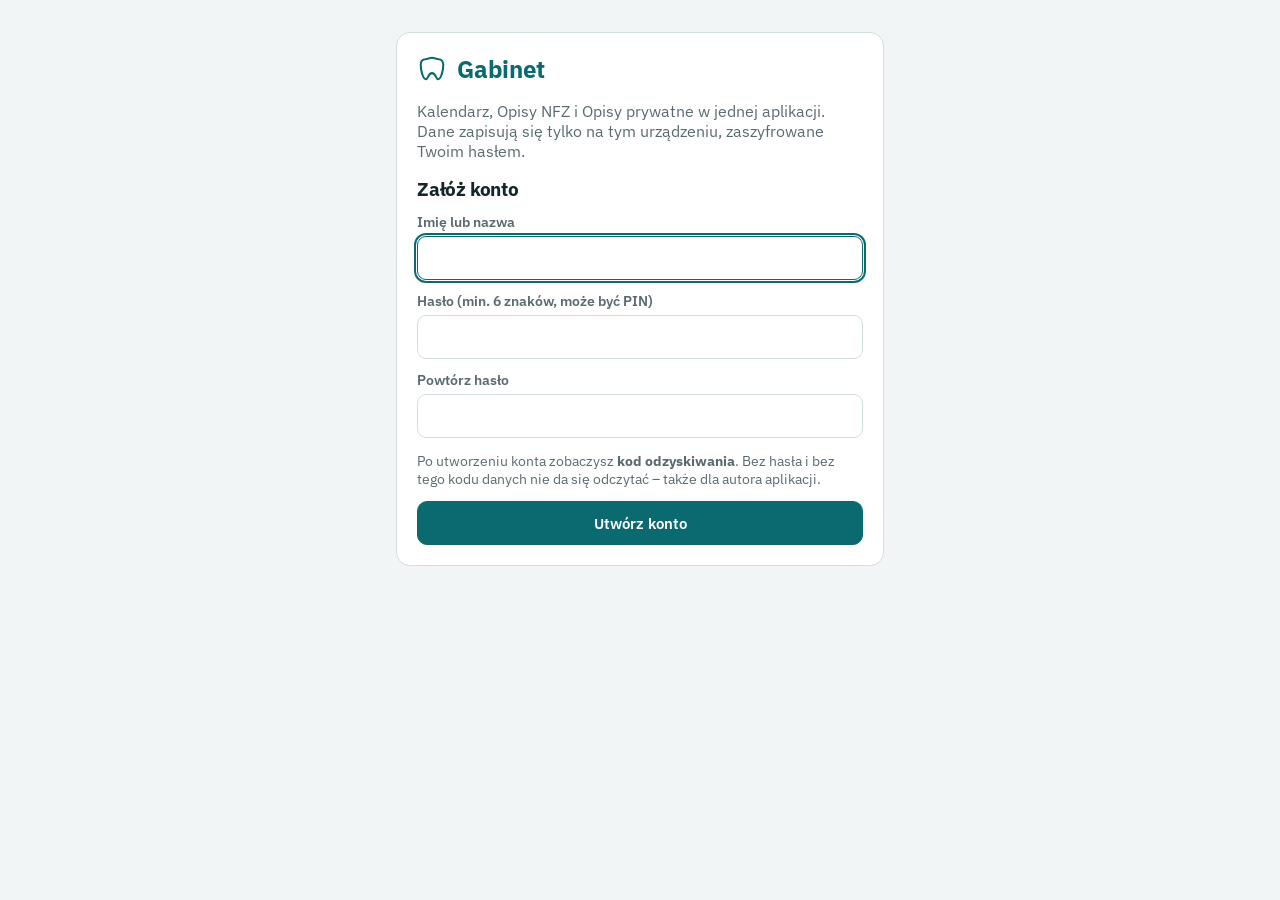
<file: index.html>
<!DOCTYPE html>
<html lang="pl">
<head>
<meta charset="utf-8">
<meta name="viewport" content="width=device-width, initial-scale=1">
<title>Gabinet</title>
<link rel="manifest" href="manifest.webmanifest">
<link rel="icon" href="favicon.svg" type="image/svg+xml">
<link rel="apple-touch-icon" href="apple-touch-icon.png">
<meta name="theme-color" content="#f2f5f5">
<link rel="preconnect" href="https://fonts.googleapis.com">
<link href="https://fonts.googleapis.com/css2?family=IBM+Plex+Mono:wght@400;600&family=IBM+Plex+Sans:wght@400;500;600;700&display=swap" rel="stylesheet">
<link rel="stylesheet" href="wspolne.css?v=1">
</head>
<body class="gp">
<main id="app" aria-live="polite"></main>
<script src="wspolne.js?v=1"></script>
<script>
/* Strona główna: logowanie, nowy użytkownik, kod odzyskiwania, przeniesienie starych danych, trzy moduły, okno Zarobki, konto. */
(function () {
  'use strict';
  const $ = s => document.querySelector(s), app = $('#app'), esc = G.esc;
  const q = new URLSearchParams(location.search), wroc = q.get('wroc'), powod = q.get('p');
  const HREF = { kalendarz: 'kalendarz.html', nfz: 'nfz.html', prywatne: 'prywatne.html' };
  const DOW = ['niedziela', 'poniedziałek', 'wtorek', 'środa', 'czwartek', 'piątek', 'sobota'];
  const MON = ['stycznia', 'lutego', 'marca', 'kwietnia', 'maja', 'czerwca', 'lipca', 'sierpnia', 'września', 'października', 'listopada', 'grudnia'];
  let sel = G.hint(), range = 'month';

  function busy(t) { let b = $('.g-busy'); if (!t) { if (b) b.remove(); return; } if (!b) { b = document.createElement('div'); b.className = 'g-busy'; b.setAttribute('role', 'status'); document.body.appendChild(b); } b.innerHTML = '<div>' + esc(t) + '</div>'; }
  const errBox = e => e ? '<div class="g-err" role="alert">' + esc(e) + '</div>' : '';
  const userBtn = u => '<button type="button" class="g-user" data-u="' + esc(u.id) + '" aria-pressed="' + (sel === u.id) + '"><span class="gbar-av">' + esc(u.name.charAt(0).toUpperCase()) + '</span>' + esc(u.name) + '</button>';
  const head = '<h1 style="display:flex;align-items:center;gap:10px;color:var(--g-accent)"><svg viewBox="0 0 32 32" width="30" height="30" aria-hidden="true"><path d="M16 4c-3 0-4.4 1.6-7 1.6C5.8 5.6 4 8 4 11.6c0 5.6 2.3 15.4 5.6 15.4 2.3 0 2.2-6.6 6.4-6.6s4.1 6.6 6.4 6.6c3.3 0 5.6-9.8 5.6-15.4C28 8 26.2 5.6 23 5.6 20.4 5.6 19 4 16 4z" fill="none" stroke="currentColor" stroke-width="2.2" stroke-linejoin="round"/></svg>Gabinet</h1>';

  /* ---------- logowanie ---------- */
  function showLogin(err) {
    const us = G.users(); if (!us.some(u => u.id === sel)) sel = us[0].id;
    const cur = us.find(u => u.id === sel);
    app.innerHTML = '<div class="g-narrow"><div class="g-card">' + head +
      (powod === 'blokada' ? '<div class="g-warn">Aplikacja została zablokowana. Zaloguj się ponownie – wrócisz do miejsca, w którym skończyłeś.</div>' : '') +
      '<h2>Zaloguj się</h2><div class="g-users" role="group" aria-label="Użytkownik">' + us.map(userBtn).join('') + '</div>' +
      '<form id="f-login" autocomplete="on"><input type="text" name="username" autocomplete="username" value="' + esc(cur.name) + '" hidden>' +
      '<div class="g-field"><label for="pw">Hasło</label><input id="pw" name="password" type="password" class="g-in" autocomplete="current-password" required></div>' + errBox(err) +
      '<button class="g-btn" type="submit" style="width:100%">Zaloguj</button></form>' +
      '<div class="g-row" style="justify-content:space-between;margin-top:8px"><button type="button" class="g-link" data-a="forgot">Nie pamiętam hasła</button><button type="button" class="g-link" data-a="newuser">Dodaj użytkownika</button></div></div>' +
      '<p class="g-small g-muted">Każdy użytkownik ma własne hasło i widzi wyłącznie swoje dane. Dane są zaszyfrowane i zapisane tylko na tym urządzeniu.</p></div>';
    $('#pw').focus();
    $('#f-login').onsubmit = async e => {
      e.preventDefault(); busy('Sprawdzam hasło…');
      try { await G.login(sel, $('#pw').value); busy(); await enter(); } catch (x) { busy(); showLogin(x.message); }
    };
  }

  /* ---------- nowy użytkownik ---------- */
  function showSetup(first, err) {
    app.innerHTML = '<div class="g-narrow"><div class="g-card">' + head +
      (first ? '<p class="g-muted">Kalendarz, Opisy NFZ i Opisy prywatne w jednej aplikacji. Dane zapisują się tylko na tym urządzeniu, zaszyfrowane Twoim hasłem.</p><h2>Załóż konto</h2>' : '<h2>Nowy użytkownik</h2><p class="g-muted g-small">Nowy użytkownik ma osobne, puste dane i własne hasło.</p>') +
      '<form id="f-setup"><div class="g-field"><label for="nm">Imię lub nazwa</label><input id="nm" class="g-in" autocomplete="username" maxlength="40" required></div>' +
      '<div class="g-field"><label for="p1">Hasło (min. 6 znaków, może być PIN)</label><input id="p1" type="password" class="g-in" autocomplete="new-password" minlength="6" required></div>' +
      '<div class="g-field"><label for="p2">Powtórz hasło</label><input id="p2" type="password" class="g-in" autocomplete="new-password" minlength="6" required></div>' + errBox(err) +
      '<p class="g-small g-muted">Po utworzeniu konta zobaczysz <b>kod odzyskiwania</b>. Bez hasła i bez tego kodu danych nie da się odczytać – także dla autora aplikacji.</p>' +
      '<button class="g-btn" type="submit" style="width:100%">Utwórz konto</button></form>' +
      (first ? '' : '<button type="button" class="g-link" data-a="login">Wróć do logowania</button>') + '</div></div>';
    $('#nm').focus();
    $('#f-setup').onsubmit = async e => {
      e.preventDefault();
      if ($('#p1').value !== $('#p2').value) { showSetup(first, 'Hasła różnią się.'); return; }
      busy('Tworzę konto i klucz szyfrowania…');
      try { const r = await G.createUser($('#nm').value, $('#p1').value); sel = r.user.id; busy(); G.user = r.user; G.key = (await G.session()).key; showCode(r.code, first); }
      catch (x) { busy(); showSetup(first, x.message); }
    };
  }
  function showCode(code, first, again) {
    app.innerHTML = '<div class="g-narrow"><div class="g-card"><h2>Kod odzyskiwania</h2>' +
      '<p>Zapisz ten kod poza tym urządzeniem (np. na kartce w bezpiecznym miejscu). Pozwoli ustawić nowe hasło, gdy zapomnisz obecnego.</p>' +
      '<div class="g-code" id="code">' + esc(code) + '</div><div class="g-row" style="margin:10px 0"><button type="button" class="g-btn ghost sm" id="cp">Kopiuj</button><button type="button" class="g-btn ghost sm" id="pr">Drukuj</button></div>' +
      '<label class="g-row" style="gap:8px;margin:12px 0"><input type="checkbox" id="ok" style="width:20px;height:20px"> Zapisałem kod w bezpiecznym miejscu</label>' +
      '<button class="g-btn" id="dalej" disabled style="width:100%">Dalej</button></div></div>';
    $('#cp').onclick = async () => { try { await navigator.clipboard.writeText(code); $('#cp').textContent = 'Skopiowano'; } catch (e) { $('#cp').textContent = 'Zaznacz kod i skopiuj'; } };
    $('#pr').onclick = () => window.print();
    $('#ok').onchange = () => { $('#dalej').disabled = !$('#ok').checked; };
    $('#dalej').onclick = async () => { if (again) { renderDash(); return; } if (first) await migrateStep(); else await enter(); };
  }
  async function migrateStep() {
    const d = await G.legacy.detect();
    if (!d.any) { await enter(); return; }
    busy('Przenoszę i szyfruję dotychczasowe dane…');
    let r; try { r = await G.legacy.migrate(); } catch (e) { r = { errors: [e.message] }; }
    busy();
    const li = [], pl = (n, a, b, c) => n + ' ' + (n === 1 ? a : (n % 10 >= 2 && n % 10 <= 4 && (n % 100 < 12 || n % 100 > 14)) ? b : c);
    if (r.nfz || r.nfzLS) li.push('Opisy NFZ: ' + pl((r.nfz || 0) + (r.nfzLS || 0), 'wpis', 'wpisy', 'wpisów'));
    if (r.nfzV9) li.push('Opisy NFZ (starsza wersja): ' + pl(r.nfzV9, 'wpis', 'wpisy', 'wpisów') + ' – przeniosą się przy pierwszym otwarciu modułu');
    if (r.grafik) li.push('Kalendarz: ' + (d.grafik ? pl(d.grafik.shifts, 'dyżur', 'dyżury', 'dyżurów') + ', ' + pl(d.grafik.clinics, 'gabinet', 'gabinety', 'gabinetów') : 'przeniesiony'));
    app.innerHTML = '<div class="g-narrow"><div class="g-card"><h2>Dotychczasowe dane</h2>' +
      (li.length ? '<p class="g-ok">Przeniesione do Twojego konta i zaszyfrowane:</p><ul>' + li.map(x => '<li>' + esc(x) + '</li>').join('') + '</ul><p class="g-small g-muted">Jawne kopie zostały usunięte dopiero po sprawdzeniu, że zaszyfrowane dane dają się odczytać.</p>' : '') +
      (r.errors && r.errors.length ? '<div class="g-err">Nie wszystko udało się przenieść: ' + esc(r.errors.join('; ')) + '. Dane, których nie przeniesiono, zostały na miejscu.</div>' : '') +
      '<button class="g-btn" id="dalej" style="width:100%">Przejdź do aplikacji</button></div></div>';
    $('#dalej').onclick = () => enter();
  }
  function showForgot(err) {
    const us = G.users();
    app.innerHTML = '<div class="g-narrow"><div class="g-card"><h2>Nowe hasło z kodem odzyskiwania</h2><div class="g-users" role="group" aria-label="Użytkownik">' + us.map(userBtn).join('') + '</div>' +
      '<form id="f-rec"><div class="g-field"><label for="rc">Kod odzyskiwania</label><input id="rc" class="g-in" autocomplete="off" autocapitalize="characters" spellcheck="false" required></div>' +
      '<div class="g-field"><label for="p1">Nowe hasło</label><input id="p1" type="password" class="g-in" autocomplete="new-password" minlength="6" required></div>' +
      '<div class="g-field"><label for="p2">Powtórz nowe hasło</label><input id="p2" type="password" class="g-in" autocomplete="new-password" minlength="6" required></div>' + errBox(err) +
      '<button class="g-btn" type="submit" style="width:100%">Ustaw hasło i zaloguj</button></form><button type="button" class="g-link" data-a="login">Wróć do logowania</button></div></div>';
    $('#f-rec').onsubmit = async e => {
      e.preventDefault(); if ($('#p1').value !== $('#p2').value) { showForgot('Hasła różnią się.'); return; }
      busy('Sprawdzam kod…'); try { await G.recover(sel, $('#rc').value, $('#p1').value); busy(); await enter(); } catch (x) { busy(); showForgot(x.message); }
    };
  }
  app.addEventListener('click', e => {
    const u = e.target.closest('[data-u]'); if (u) { sel = u.dataset.u; app.querySelectorAll('[data-u]').forEach(b => b.setAttribute('aria-pressed', String(b.dataset.u === sel))); const h = app.querySelector('input[name=username]'); if (h) h.value = (G.users().find(x => x.id === sel) || {}).name || ''; const pw = $('#pw'); if (pw) pw.focus(); return; }
    const a = e.target.closest('[data-a]'); if (!a) return;
    if (a.dataset.a === 'forgot') showForgot();
    if (a.dataset.a === 'newuser') showSetup(false);
    if (a.dataset.a === 'login') showLogin();
  });

  /* ---------- po zalogowaniu ---------- */
  async function enter() {
    if (wroc && HREF[wroc]) { location.replace(HREF[wroc]); return; }
    if (powod) history.replaceState(null, '', 'index.html' + location.hash);
    await G.ready('start');
    renderDash();
  }
  const iso = d => d.getFullYear() + '-' + String(d.getMonth() + 1).padStart(2, '0') + '-' + String(d.getDate()).padStart(2, '0');
  function rangeOf(r) {
    const t = new Date(), y = t.getFullYear(), m = t.getMonth();
    if (r === 'today') return [iso(t), iso(t)];
    if (r === 'week') { const dw = (t.getDay() + 6) % 7, a = new Date(y, m, t.getDate() - dw), b = new Date(y, m, t.getDate() - dw + 6); return [iso(a), iso(b)]; }
    if (r === 'prev') return [iso(new Date(y, m - 1, 1)), iso(new Date(y, m, 0))];
    if (r === 'year') return [y + '-01-01', y + '-12-31'];
    return [iso(new Date(y, m, 1)), iso(new Date(y, m + 1, 0))];
  }
  function sumRange(map, a, b) {   // map: data → gabinet → liczby (grosze); wynik: gabinet → suma
    const out = {}; if (!map) return out;
    Object.keys(map).forEach(d => { if (d < a || d > b) return; const g = map[d] || {}; Object.keys(g).forEach(c => { const o = out[c] || (out[c] = {}); Object.keys(g[c]).forEach(k => { o[k] = (o[k] || 0) + (+g[c][k] || 0); }); }); });
    return out;
  }
  function nfzBasis() { try { const c = JSON.parse(localStorage.getItem('opisyNFZ@' + G.user.id + '.cfg') || '{}'); return c.basis === 'share' ? 'share' : 'full'; } catch (e) { return 'full'; } }
  const tShort = t => { if (!t) return ''; const h = +t.slice(0, 2), m = t.slice(3, 5); return m === '00' ? String(h) : h + ':' + m; };

  async function renderDash() {
    const now = new Date(), today = iso(now);
    const [nfz, pryw, kal, cls, gr] = await Promise.all([G.sums.get('nfz'), G.sums.get('pryw'), G.sums.get('kal'), G.clinics(true), G.grafik(true)]);
    const cname = id => { const c = cls.find(x => x.id === id); return c ? c.name : 'bez gabinetu'; };
    // kafelki
    let kalTxt = 'Ustaw gabinety i dni pracy – dyżury wpiszą się same.';
    if (gr && gr.settings) {
      const shifts = d => { const m = gr['m' + d.slice(0, 7)]; return m && Array.isArray(m.shifts) ? m.shifts.filter(s => s.date === d && s.status !== 'cancelled').sort((a, b) => String(a.start).localeCompare(String(b.start))) : []; };
      const td = shifts(today);
      if (td.length) kalTxt = 'Dziś: ' + td.map(s => esc((cls.find(c => c.id === s.clinicId) || {}).short || cname(s.clinicId)) + ' ' + tShort(s.start) + '–' + tShort(s.end)).join(', ');
      else { let nx = null; for (let i = 1; i <= 60 && !nx; i++) { const d = iso(new Date(now.getFullYear(), now.getMonth(), now.getDate() + i)); const s = shifts(d); if (s.length) nx = [d, s[0]]; }
        kalTxt = 'Dziś bez dyżuru' + (nx ? ' · najbliższy: ' + DOW[new Date(nx[0] + 'T12:00').getDay()].slice(0, 3) + '. ' + nx[0].slice(8) + '.' + nx[0].slice(5, 7) + ', ' + esc((cls.find(c => c.id === nx[1].clinicId) || {}).short || '') + ' ' + tShort(nx[1].start) + '–' + tShort(nx[1].end) : ''); }
    }
    const basis = nfzBasis();
    const dayN = sumRange(nfz, today, today), dayP = sumRange(pryw, today, today);
    const tot = (o, f) => Object.values(o).reduce((s, x) => s + f(x), 0);
    const nfzEarn = x => (basis === 'share' ? (x.sh || 0) : (x.pc || 0)) + (x.rv || 0) + (x.ex || 0);
    const nN = tot(dayN, x => x.n || 0), nZ = tot(dayN, nfzEarn), pN = tot(dayP, x => x.n || 0), pZ = tot(dayP, x => x.pay || 0);
    const vis = n => n + ' ' + (n === 1 ? 'wizyta' : (n % 10 >= 2 && n % 10 <= 4 && (n % 100 < 12 || n % 100 > 14)) ? 'wizyty' : 'wizyt');
    const icon = p => '<span class="ti"><svg viewBox="0 0 24 24" width="24" height="24" fill="none" stroke="currentColor" stroke-width="2" stroke-linecap="round" stroke-linejoin="round" aria-hidden="true">' + p + '</svg></span>';
    const tile = (href, ic, name, txt) => '<a class="g-tile" href="' + href + '">' + icon(ic) + '<b>' + name + '</b><span class="ts">' + txt + '</span><span class="tn">Otwórz →</span></a>';
    const [a, b] = rangeOf(range);
    const zN = sumRange(nfz, a, b), zP = sumRange(pryw, a, b), zK = sumRange(kal, a, b);
    const ids = [...new Set([...cls.map(c => c.id), ...Object.keys(zN), ...Object.keys(zP), ...Object.keys(zK)])]
      .filter(id => cls.some(c => c.id === id && c.active) || zN[id] || zP[id] || zK[id]);
    ids.sort((x, y) => (x === '' ? 1 : 0) - (y === '' ? 1 : 0));
    const rows = ids.map(id => { const n = zN[id] || {}, p = zP[id] || {}, k = zK[id] || {}; const e1 = nfzEarn(n), e2 = p.pay || 0;
      const c = cls.find(x => x.id === id);
      return { name: (c ? '<span class="g-dot" style="background:var(--c' + (c.color || 1) + ',#888)"></span>' + esc(c.name) : 'Bez gabinetu'), nv: n.n || 0, e1, pv: p.n || 0, e2, sum: e1 + e2, k: k.inc || 0 }; });
    const T = rows.reduce((s, r) => ({ nv: s.nv + r.nv, e1: s.e1 + r.e1, pv: s.pv + r.pv, e2: s.e2 + r.e2, sum: s.sum + r.sum, k: s.k + r.k }), { nv: 0, e1: 0, pv: 0, e2: 0, sum: 0, k: 0 });
    const z = c => c ? G.zl(c) : '—';
    const RN = { today: 'Dziś', week: 'Ten tydzień', month: 'Ten miesiąc', prev: 'Poprzedni miesiąc', year: 'Ten rok' };
    const lm = G.prefs().lockMin;
    app.innerHTML = '<div class="g-wrap"><p class="g-muted" style="margin:4px 0 2px">' + DOW[now.getDay()] + ', ' + now.getDate() + ' ' + MON[now.getMonth()] + ' ' + now.getFullYear() + '</p>' +
      '<h1 style="margin:0 0 14px;font-size:26px">Dzień dobry, ' + esc(G.user.name) + '</h1>' +
      '<nav class="g-tiles" aria-label="Moduły">' +
      tile('kalendarz.html', '<rect x="3" y="4" width="18" height="18" rx="2"/><path d="M16 2v4M8 2v4M3 10h18"/>', 'Kalendarz', kalTxt) +
      tile('nfz.html', '<path d="M14 2H6a2 2 0 0 0-2 2v16a2 2 0 0 0 2 2h12a2 2 0 0 0 2-2V8z"/><path d="M14 2v6h6M8 13h8M8 17h5"/>', 'Opisy NFZ', nN ? 'Dziś: ' + vis(nN) + ' · ' + G.zl(nZ) : 'Dziś brak zapisanych wizyt') +
      tile('prywatne.html', '<path d="M14 2H6a2 2 0 0 0-2 2v16a2 2 0 0 0 2 2h12a2 2 0 0 0 2-2V8z"/><path d="M14 2v6h6M12 11v6M9 14h6"/>', 'Opisy prywatne', pN ? 'Dziś: ' + vis(pN) + ' · ' + G.zl(pZ) : 'Dziś brak zapisanych wizyt') +
      '</nav>' +
      '<section class="g-card" id="zarobki" aria-labelledby="zh"><div class="g-row" style="justify-content:space-between;margin-bottom:10px"><h2 id="zh" style="margin:0">Zarobki – wszystkie gabinety</h2><div class="g-seg" role="group" aria-label="Okres">' +
      Object.keys(RN).map(k => '<button type="button" data-r="' + k + '" class="' + (k === range ? 'on' : '') + '" aria-pressed="' + (k === range) + '">' + RN[k] + '</button>').join('') + '</div></div>' +
      '<p class="g-small g-muted" style="margin:0 0 8px">' + a.split('-').reverse().join('.') + ' – ' + b.split('-').reverse().join('.') + '</p>' +
      (rows.length ? '<div class="g-tblw"><table class="g-tbl"><thead><tr><th>Gabinet</th><th>Wizyty NFZ</th><th>Zarobek NFZ</th><th>Wizyty prywatne</th><th>Zarobek prywatny</th><th>Razem z wizyt</th><th>Dyżury wg Kalendarza</th></tr></thead><tbody>' +
        rows.map(r => '<tr><td>' + r.name + '</td><td>' + (r.nv || '—') + '</td><td>' + z(r.e1) + '</td><td>' + (r.pv || '—') + '</td><td>' + z(r.e2) + '</td><td><b>' + z(r.sum) + '</b></td><td>' + z(r.k) + '</td></tr>').join('') +
        '</tbody><tfoot><tr><td>Razem</td><td>' + (T.nv || '—') + '</td><td>' + z(T.e1) + '</td><td>' + (T.pv || '—') + '</td><td>' + z(T.e2) + '</td><td>' + z(T.sum) + '</td><td>' + z(T.k) + '</td></tr></tfoot></table></div>' : '<p class="g-muted">Brak zapisanych wizyt i dyżurów w tym okresie.</p>') +
      '<p class="g-small g-muted" style="margin:10px 0 0">Zarobek NFZ: ' + (basis === 'share' ? 'udział lekarza w wartości punktów' : 'pełna wartość punktów') + ' + przeglądy + kwoty dodatkowe (jak w Statystykach Opisów NFZ). Zarobek prywatny: wynagrodzenie lekarza z cennika. „Dyżury wg Kalendarza” to przychód z rozliczeń gabinetów – pokazany do porównania i <b>nie</b> doliczany do „Razem”, bo dotyczy tych samych wizyt.</p></section>' +
      '<section class="g-card" id="konto" aria-labelledby="kh"><h2 id="kh">Konto i bezpieczeństwo</h2>' +
      '<p class="g-small g-muted">Dane konta „' + esc(G.user.name) + '” są zaszyfrowane (AES-GCM 256) kluczem dostępnym tylko po podaniu hasła lub kodu odzyskiwania i zapisane wyłącznie na tym urządzeniu.</p>' +
      '<div class="g-field" style="max-width:320px"><label for="lk">Blokada po bezczynności</label><select id="lk" class="g-in">' + [5, 10, 15, 30, 60].map(m => '<option value="' + m + '"' + (m === lm ? ' selected' : '') + '>po ' + m + ' min</option>').join('') + '</select></div>' +
      '<details style="margin:12px 0"><summary style="cursor:pointer;font-weight:600">Zmień hasło</summary><form id="f-pw" style="max-width:360px"><div class="g-field"><label for="o1">Obecne hasło</label><input id="o1" type="password" class="g-in" autocomplete="current-password" required></div><div class="g-field"><label for="n1">Nowe hasło</label><input id="n1" type="password" class="g-in" autocomplete="new-password" minlength="6" required></div><div class="g-field"><label for="n2">Powtórz nowe hasło</label><input id="n2" type="password" class="g-in" autocomplete="new-password" minlength="6" required></div><div id="pw-msg"></div><button class="g-btn sm" type="submit">Zmień hasło</button></form></details>' +
      '<details style="margin:12px 0"><summary style="cursor:pointer;font-weight:600">Nowy kod odzyskiwania</summary><form id="f-rc" style="max-width:360px"><p class="g-small g-muted">Poprzedni kod przestanie działać.</p><div class="g-field"><label for="o2">Hasło</label><input id="o2" type="password" class="g-in" autocomplete="current-password" required></div><div id="rc-msg"></div><button class="g-btn sm" type="submit">Utwórz nowy kod</button></form></details>' +
      '<details style="margin:12px 0"><summary style="cursor:pointer;font-weight:600">Kopia całości (wszystkie moduły, zaszyfrowana)</summary><div style="max-width:420px"><p class="g-small g-muted">Jeden plik z Kalendarzem, Opisami NFZ i Opisami prywatnymi (wizyty, opisy, cenniki, szablony, zestawy, ustawienia), zaszyfrowany hasłem konta z chwili tworzenia kopii. Przechowuj go jak dokumentację; bez hasła nie da się go odczytać. Wczytanie niczego nie kasuje: dodaje brakujące wpisy, istniejące zastępuje tylko nowszą wersją.</p>' +
        '<form id="f-bk"><div class="g-field"><label for="o4">Hasło konta</label><input id="o4" type="password" class="g-in" autocomplete="current-password" required></div><div id="bk-msg"></div><button class="g-btn sm" type="submit">Pobierz kopię całości</button></form>' +
        '<form id="f-bi" style="margin-top:14px"><div class="g-field"><label for="bkf">Plik kopii (.json)</label><input id="bkf" type="file" accept=".json,application/json" class="g-in" required></div><div class="g-field"><label for="o5">Hasło użyte przy tworzeniu kopii</label><input id="o5" type="password" class="g-in" autocomplete="off" required></div><div id="bi-msg"></div><button class="g-btn sm ghost" type="submit">Wczytaj kopię całości</button></form></div></details>' +
      '<details style="margin:12px 0"><summary style="cursor:pointer;font-weight:600;color:var(--g-err)">Usuń konto i wszystkie jego dane</summary><form id="f-del" style="max-width:360px"><p class="g-small">Usuwa z tego urządzenia wszystkie dane użytkownika „' + esc(G.user.name) + '” we wszystkich modułach. Nie da się tego cofnąć.</p><div class="g-field"><label for="o3">Hasło</label><input id="o3" type="password" class="g-in" autocomplete="current-password" required></div><div id="del-msg"></div><button class="g-btn sm danger" type="submit">Usuń konto</button></form></details>' +
      '<hr class="g-sep"><div class="g-row"><button type="button" class="g-btn ghost sm" id="b-lock">Zablokuj</button><button type="button" class="g-btn ghost sm" id="b-sw">Zmień użytkownika</button></div></section></div>';
    app.querySelectorAll('[data-r]').forEach(b => b.onclick = () => { range = b.dataset.r; renderDash(); });
    $('#lk').onchange = () => G.setPrefs({ lockMin: +$('#lk').value });
    $('#b-lock').onclick = () => G.lock('reczna');
    $('#b-sw').onclick = () => G.switchUser();
    $('#f-pw').onsubmit = async e => { e.preventDefault(); const m = $('#pw-msg');
      if ($('#n1').value !== $('#n2').value) { m.innerHTML = errBox('Nowe hasła różnią się.'); return; }
      busy('Zmieniam hasło…'); try { await G.changePassword($('#o1').value, $('#n1').value); busy(); m.innerHTML = '<p class="g-ok">Hasło zmienione.</p>'; e.target.reset(); } catch (x) { busy(); m.innerHTML = errBox(x.message); } };
    $('#f-rc').onsubmit = async e => { e.preventDefault(); busy('Tworzę kod…'); try { const c = await G.newRecoveryCode($('#o2').value); busy(); showCode(c, false, true); } catch (x) { busy(); $('#rc-msg').innerHTML = errBox(x.message); } };
    $('#f-bk').onsubmit = async e => { e.preventDefault(); const m = $('#bk-msg'); busy('Szyfruję kopię…');
      try { const r = await G.backup.export($('#o4').value); busy(); const a = document.createElement('a'); a.href = URL.createObjectURL(r.blob); a.download = r.name; document.body.appendChild(a); a.click(); setTimeout(() => { URL.revokeObjectURL(a.href); a.remove(); }, 1000);
        m.innerHTML = '<p class="g-ok">Pobrano ' + esc(r.name) + ' – Opisy prywatne: ' + r.n.wizyty + ', Opisy NFZ: ' + r.n.nfz + ' wpisów, Kalendarz i ustawienia.</p>'; e.target.reset(); } catch (x) { busy(); m.innerHTML = errBox(x.message); } };
    $('#f-bi').onsubmit = async e => { e.preventDefault(); const m = $('#bi-msg'), f = $('#bkf').files[0]; if (!f) return; busy('Odszyfrowuję i scalam…');
      try { const r = await G.backup.import(await f.text(), $('#o5').value); busy();
        m.innerHTML = '<p class="g-ok">Wczytano: Opisy prywatne ' + r.wizyty + ', Opisy NFZ ' + r.nfz + ' wpisów, ustawienia/szablony/Kalendarz ' + r.kv + '.' + (r.pominiete.length ? ' Pominięto (już są na tym koncie): ' + esc(r.pominiete.join(', ')) + '.' : '') + ' Sumy odświeżą się po otwarciu modułów.</p>'; e.target.reset(); } catch (x) { busy(); m.innerHTML = errBox(x.message); } };
    $('#f-del').onsubmit = async e => { e.preventDefault(); busy('Usuwam dane…'); try { await G.deleteUser($('#o3').value); busy(); location.replace('index.html'); } catch (x) { busy(); $('#del-msg').innerHTML = errBox(x.message); } };
    if (location.hash === '#konto') { const k = $('#konto'); if (k) k.scrollIntoView(); }
  }

  /* ---------- start ---------- */
  (async () => {
    let lsOk = true; try { localStorage.setItem('gabinet.test', '1'); localStorage.removeItem('gabinet.test'); } catch (e) { lsOk = false; }
    if (!window.crypto || !crypto.subtle || typeof indexedDB === 'undefined' || !indexedDB || !lsOk) { app.innerHTML = '<div class="g-narrow"><div class="g-card">' + head + '<div class="g-err">Ta przeglądarka nie pozwala bezpiecznie zapisywać danych (brak szyfrowania lub bazy danych). Otwórz aplikację w aktualnej przeglądarce, w zwykłym (nie prywatnym) oknie, pod adresem https.</div></div></div>'; return; }
    const s = await G.session().catch(() => null);
    if (s) { await enter(); return; }
    if (!G.users().length) showSetup(true); else showLogin();
  })();
})();
</script>
</body>
</html>
</file>
<file: wspolne.css>
/* Gabinet – wspólny wygląd: pasek modułów, jedna czcionka we wszystkich modułach, elementy strony głównej i logowania. */
:root{
  --font-body:"IBM Plex Sans","Segoe UI",system-ui,-apple-system,sans-serif;
  --font-display:"IBM Plex Sans","Segoe UI",system-ui,-apple-system,sans-serif;
  --font-mono:"IBM Plex Mono",ui-monospace,Consolas,monospace;
  --g-bg:#f2f5f5; --g-surface:#ffffff; --g-ink:#15262a; --g-muted:#5a6b70; --g-line:#d3dddf;
  --g-accent:#0b6a70; --g-accent-soft:#dbeeed; --g-accent-ink:#ffffff; --g-err:#b3261e; --g-err-soft:#fde7e5; --g-warn:#8a5300; --g-warn-soft:#fff3dc; --g-ok:#2e7d4f;
}
@media (prefers-color-scheme: dark){:root{
  --g-bg:#0e1618; --g-surface:#162124; --g-ink:#e2ebeb; --g-muted:#93a6a9; --g-line:#2a3b3e;
  --g-accent:#4db6b2; --g-accent-soft:#15393a; --g-accent-ink:#06191a; --g-err:#ff8a80; --g-err-soft:#3b1e1d; --g-warn:#f2b35c; --g-warn-soft:#33270f; --g-ok:#6fcf97;
}}

/* ---------- pasek modułów ---------- */
.gbar{background:var(--g-surface);border-bottom:1px solid var(--g-line);font-family:var(--font-body);color:var(--g-ink);position:relative;z-index:60}
.gbar-in{max-width:1180px;margin:0 auto;display:flex;align-items:center;gap:10px;padding:6px 16px;min-height:48px}
.gbar a{color:inherit;text-decoration:none}
.gbar-home{display:flex;align-items:center;gap:7px;font-weight:700;font-size:16px;padding:6px 8px;border-radius:8px;color:var(--g-accent) !important}
.gbar-home.on{background:var(--g-accent-soft)}
.gbar-nav{display:flex;gap:4px;flex:1;min-width:0;overflow-x:auto;scrollbar-width:none}
.gbar-nav::-webkit-scrollbar{display:none}
.gbar-nav a{white-space:nowrap;padding:8px 12px;border-radius:999px;font-size:14.5px;font-weight:500;color:var(--g-muted)}
.gbar-nav a:hover{background:var(--g-bg);color:var(--g-ink)}
.gbar-nav a.on{background:var(--g-accent);color:var(--g-accent-ink);font-weight:600}
.gbar-user{position:relative}
.gbar-ubtn{display:flex;align-items:center;gap:7px;border:1px solid var(--g-line);background:var(--g-surface);color:var(--g-ink);border-radius:999px;padding:4px 10px 4px 4px;font:inherit;font-size:14px;cursor:pointer;min-height:36px}
.gbar-av{width:28px;height:28px;border-radius:50%;background:var(--g-accent-soft);color:var(--g-accent);display:grid;place-items:center;font-weight:700}
.gbar-menu{position:absolute;right:0;top:calc(100% + 6px);background:var(--g-surface);border:1px solid var(--g-line);border-radius:10px;box-shadow:0 10px 30px rgba(0,0,0,.14);min-width:230px;padding:6px;display:grid;z-index:70}
.gbar-menu[hidden]{display:none}
.gbar-menu a,.gbar-menu button{display:block;text-align:left;border:0;background:none;color:var(--g-ink);font:inherit;font-size:14.5px;padding:10px 12px;border-radius:7px;cursor:pointer}
.gbar-menu a:hover,.gbar-menu button:hover{background:var(--g-bg)}
@media (max-width:640px){.gbar-home span,.gbar-un{display:none}.gbar-in{padding:6px 10px;gap:6px}.gbar-nav a{padding:8px 10px;font-size:14px}.gbar-ubtn{padding:3px}}
@media print{.gbar{display:none}}

/* ---------- strona główna i logowanie ---------- */
.gp{font-family:var(--font-body);background:var(--g-bg);color:var(--g-ink);margin:0;min-height:100vh;-webkit-text-size-adjust:100%}
.gp *{box-sizing:border-box}
.g-wrap{max-width:1180px;margin:0 auto;padding:20px 16px 48px}
.g-narrow{max-width:520px;margin:0 auto;padding:32px 16px 48px}
.g-card{background:var(--g-surface);border:1px solid var(--g-line);border-radius:14px;padding:20px;margin-bottom:16px}
.g-card h1,.g-card h2,.g-card h3{margin:0 0 10px;letter-spacing:-.01em}
.g-card h1{font-size:24px}.g-card h2{font-size:19px}.g-card h3{font-size:16px}
.g-muted{color:var(--g-muted)}.g-small{font-size:13.5px}
.g-field{display:grid;gap:5px;margin:12px 0}
.g-field label{font-size:13.5px;font-weight:600;color:var(--g-muted)}
.g-in{font:inherit;font-size:16px;padding:11px 12px;border:1px solid var(--g-line);border-radius:9px;background:var(--g-surface);color:var(--g-ink);width:100%;min-height:44px}
.g-in:focus{outline:2px solid var(--g-accent);outline-offset:1px;border-color:var(--g-accent)}
.g-btn{font:inherit;font-size:15px;font-weight:600;border:1px solid var(--g-accent);background:var(--g-accent);color:var(--g-accent-ink);border-radius:10px;padding:11px 18px;cursor:pointer;min-height:44px;display:inline-flex;align-items:center;justify-content:center;gap:8px;text-decoration:none}
.g-btn.ghost{background:var(--g-surface);color:var(--g-accent)}
.g-btn.danger{background:var(--g-surface);color:var(--g-err);border-color:var(--g-err)}
.g-btn.sm{font-size:13.5px;padding:7px 12px;min-height:34px;border-radius:8px}
.g-btn:disabled{opacity:.5;cursor:not-allowed}
.g-link{background:none;border:0;color:var(--g-accent);font:inherit;font-size:14.5px;cursor:pointer;padding:6px 0;text-decoration:underline;text-underline-offset:3px}
.g-row{display:flex;gap:10px;flex-wrap:wrap;align-items:center}
.g-err{background:var(--g-err-soft);color:var(--g-err);border-radius:9px;padding:10px 12px;font-size:14.5px;margin:10px 0}
.g-warn{background:var(--g-warn-soft);color:var(--g-warn);border-radius:9px;padding:10px 12px;font-size:14.5px;margin:10px 0}
.g-ok{color:var(--g-ok);font-weight:600}
.g-users{display:grid;gap:8px;margin:8px 0 4px}
.g-user{display:flex;align-items:center;gap:10px;border:1px solid var(--g-line);background:var(--g-surface);border-radius:11px;padding:10px 12px;font:inherit;font-size:16px;cursor:pointer;color:var(--g-ink);text-align:left;min-height:52px}
.g-user[aria-pressed="true"]{border-color:var(--g-accent);box-shadow:0 0 0 2px var(--g-accent-soft)}
.g-user .gbar-av{width:34px;height:34px}
.g-code{font-family:var(--font-mono);font-size:21px;letter-spacing:.06em;background:var(--g-bg);border:1px dashed var(--g-line);border-radius:10px;padding:14px;text-align:center;user-select:all;word-break:break-all}
.g-tiles{display:grid;grid-template-columns:repeat(3,minmax(0,1fr));gap:16px;margin:8px 0 20px}
.g-tile{display:flex;flex-direction:column;gap:10px;min-height:190px;padding:22px;border-radius:16px;background:var(--g-surface);border:1px solid var(--g-line);text-decoration:none;color:var(--g-ink);transition:border-color .15s, box-shadow .15s}
.g-tile:hover,.g-tile:focus-visible{border-color:var(--g-accent);box-shadow:0 6px 24px rgba(11,106,112,.12)}
.g-tile .ti{width:46px;height:46px;border-radius:12px;background:var(--g-accent-soft);color:var(--g-accent);display:grid;place-items:center}
.g-tile b{font-size:22px;letter-spacing:-.01em}
.g-tile .ts{color:var(--g-muted);font-size:14.5px;line-height:1.45}
.g-tile .tn{margin-top:auto;font-size:14.5px;font-weight:600;color:var(--g-accent)}
@media (max-width:820px){.g-tiles{grid-template-columns:1fr}.g-tile{min-height:0}}
.g-seg{display:inline-flex;flex-wrap:wrap;gap:6px}
.g-seg button{font:inherit;font-size:14px;border:1px solid var(--g-line);background:var(--g-surface);color:var(--g-ink);border-radius:999px;padding:7px 13px;cursor:pointer;min-height:34px}
.g-seg button.on{background:var(--g-accent);border-color:var(--g-accent);color:var(--g-accent-ink);font-weight:600}
.g-tbl{width:100%;border-collapse:collapse;font-size:14.5px;font-variant-numeric:tabular-nums}
.g-tbl th,.g-tbl td{padding:9px 8px;border-bottom:1px solid var(--g-line);text-align:right;white-space:nowrap}
.g-tbl th:first-child,.g-tbl td:first-child{text-align:left;white-space:normal}
.g-tbl th{font-size:12.5px;color:var(--g-muted);font-weight:600}
.g-tbl tfoot td{font-weight:700;border-top:2px solid var(--g-ink);border-bottom:0}
.g-tblw{overflow-x:auto}
.g-dot{display:inline-block;width:10px;height:10px;border-radius:50%;margin-right:7px;vertical-align:baseline}
.g-sep{border:0;border-top:1px solid var(--g-line);margin:18px 0}
.g-busy{position:fixed;inset:0;background:rgba(0,0,0,.25);display:grid;place-items:center;z-index:100}
.g-busy div{background:var(--g-surface);color:var(--g-ink);padding:16px 22px;border-radius:12px;font-weight:600}
.g-tbl td:first-child,.g-tbl th:first-child{white-space:nowrap}
</file>
